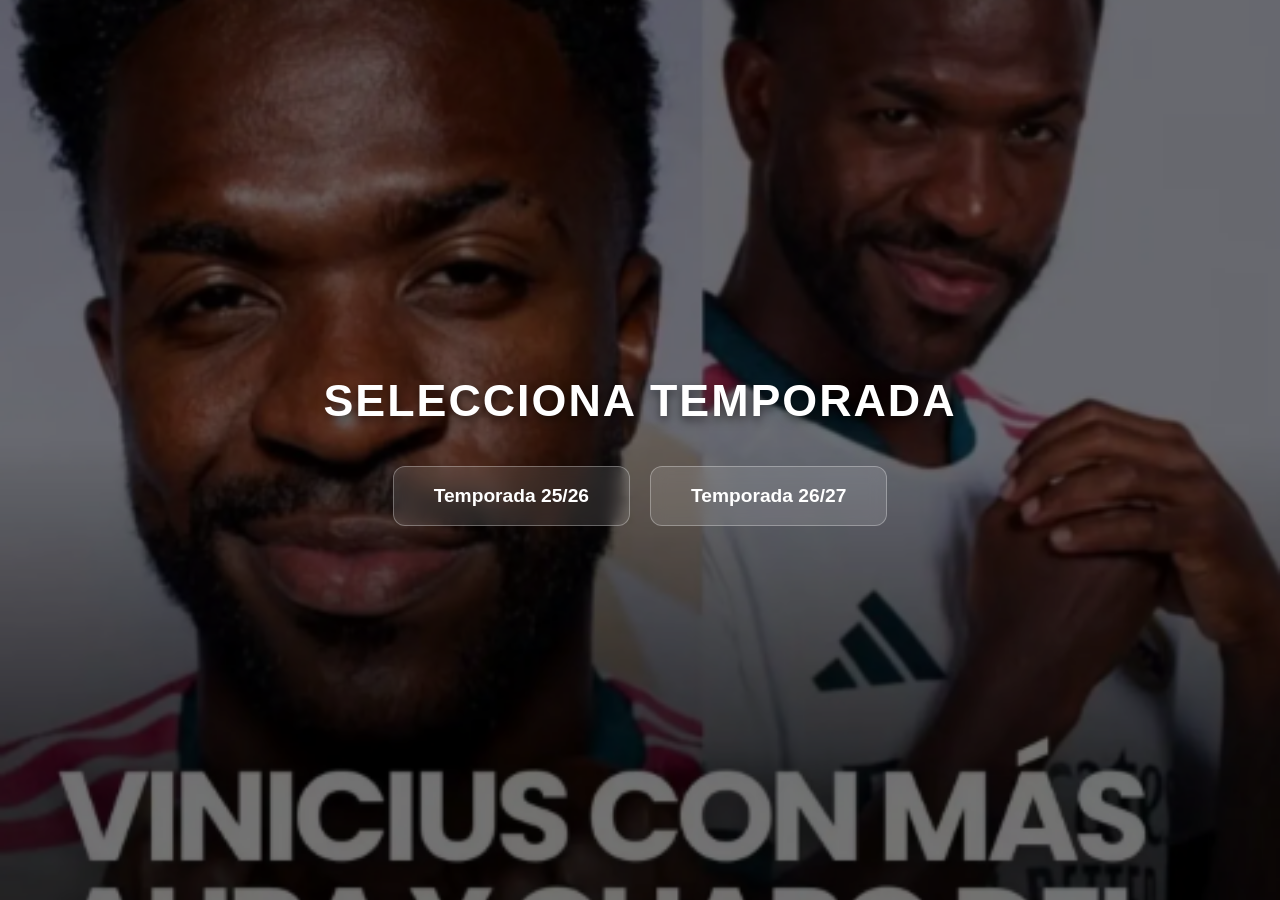
<file: index.html>
<!DOCTYPE html>
<html lang="es">
<head>
  <meta charset="UTF-8">
  <meta name="viewport" content="width=device-width, initial-scale=1.0">
  <link rel="icon" type="image/png" href="temporada26-27\escudos\kiki.avif">

  <title>Inicio - Selección de Temporada</title>
  <style>
    * {
      box-sizing: border-box;
      margin: 0;
      padding: 0;
    }

    body, html {
      height: 100%;
      font-family: 'Segoe UI', Tahoma, Geneva, Verdana, sans-serif;
      overflow: hidden;
      color: #ffffff;
    }

    /* Contenedor del Carrusel de Fondo */
    .carousel-container {
      position: fixed;
      top: 0;
      left: 0;
      width: 100%;
      height: 100%;
      z-index: -2;
    }

    .slide {
      position: absolute;
      top: 0;
      left: 0;
      width: 100%;
      height: 100%;
      background-size: cover;
      background-position: center;
      opacity: 0;
      transition: opacity 1.2s ease-in-out;
    }

    .slide.active {
      opacity: 1;
    }

    /* Capa oscura superpuesta para mejorar la legibilidad del texto */
    .overlay {
      position: fixed;
      top: 0;
      left: 0;
      width: 100%;
      height: 100%;
      background: rgba(0, 0, 0, 0.55);
      z-index: -1;
    }

    /* Capa de Contenido Principal */
    .main-content {
      display: flex;
      flex-direction: column;
      justify-content: center;
      align-items: center;
      height: 100vh;
      text-align: center;
      padding: 0 20px;
    }

    .title {
      font-size: 2.8rem;
      font-weight: 700;
      margin-bottom: 2.5rem;
      text-transform: uppercase;
      letter-spacing: 2px;
      text-shadow: 0 4px 10px rgba(0,0,0,0.5);
    }

    /* Menú de Selección de Temporada */
    .season-menu {
      display: flex;
      gap: 20px;
      flex-wrap: wrap;
      justify-content: center;
    }

    .season-card {
      display: inline-block;
      padding: 18px 40px;
      font-size: 1.2rem;
      font-weight: 600;
      color: #ffffff;
      text-decoration: none;
      background: rgba(255, 255, 255, 0.12);
      border: 1px solid rgba(255, 255, 255, 0.3);
      border-radius: 12px;
      backdrop-filter: blur(8px);
      -webkit-backdrop-filter: blur(8px);
      transition: all 0.3s ease;
      cursor: pointer;
    }

    .season-card:hover {
      background: rgba(255, 255, 255, 0.25);
      border-color: #ffffff;
      transform: translateY(-4px);
      box-shadow: 0 8px 25px rgba(0, 0, 0, 0.4);
    }
  </style>
</head>
<body>

  <div class="carousel-container">
    <div class="slide active" style="background-image: url('imagenes/vini.png');"></div>
    <div class="slide" style="background-image: url('https://picsum.photos/1920/1080?random=1');"></div>
    <div class="slide" style="background-image: url('https://picsum.photos/1920/1080?random=2');"></div>
    <div class="slide" style="background-image: url('https://picsum.photos/1920/1080?random=3');"></div>
  </div>

  <div class="overlay"></div>

  <main class="main-content">
    <h1 class="title">Selecciona Temporada</h1>
    
    <nav class="season-menu">
      <a href="temporadaFantasy25-26.html" class="season-card">Temporada 25/26</a>
      <a href="temporada26-27\temporadaFantasy26-27.html" class="season-card">Temporada 26/27</a>
    </nav>
  </main>

  <script>
    // Rotación automática del fondo cada 5 segundos
    const slides = document.querySelectorAll('.slide');
    let currentSlide = 0;

    function nextSlide() {
      slides[currentSlide].classList.remove('active');
      currentSlide = (currentSlide + 1) % slides.length;
      slides[currentSlide].classList.add('active');
    }

    setInterval(nextSlide, 5000);
  </script>

</body>
</html>
</file>
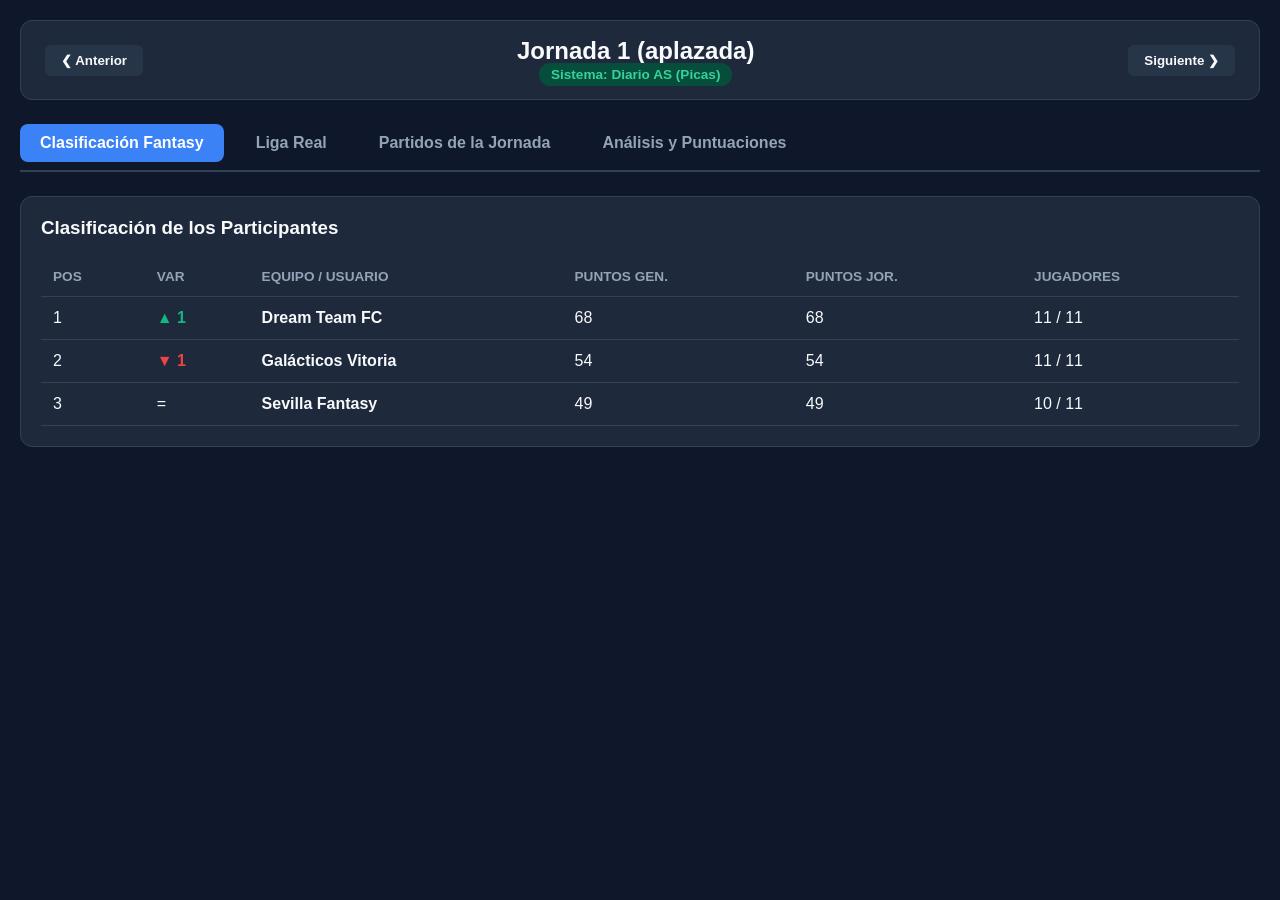
<file: prueba.html>
<!DOCTYPE html>
<html lang="es">
<head>
    <meta charset="UTF-8">
    <meta name="viewport" content="width=device-width, initial-scale=1.0">
    <title>Biwenger Fantasy Dashboard - Jornada 1</title>
    <style>
        :root {
            --bg-primary: #0f172a;
            --bg-card: #1e293b;
            --bg-hover: #334155;
            --accent-green: #10b981;
            --accent-red: #ef4444;
            --accent-blue: #3b82f6;
            --text-main: #f8fafc;
            --text-muted: #94a3b8;
            --border-color: #334155;
        }

        * { box-sizing: border-box; margin: 0; padding: 0; font-family: 'Segoe UI', Tahoma, Geneva, Verdana, sans-serif; }
        body { background-color: var(--bg-primary); color: var(--text-main); padding: 20px; }

        .dashboard-container { max-width: 1280px; margin: 0 auto; display: grid; grid-template-columns: 1fr; gap: 24px; }
        
        /* Header Navigation */
        .matchday-nav {
            display: flex;
            align-items: center;
            justify-content: space-between;
            background: var(--bg-card);
            padding: 16px 24px;
            border-radius: 12px;
            border: 1px solid var(--border-color);
        }
        .nav-btn {
            background: #273549;
            color: var(--text-main);
            border: none;
            padding: 8px 16px;
            border-radius: 6px;
            cursor: pointer;
            font-weight: 600;
            transition: 0.2s;
        }
        .nav-btn:hover { background: var(--accent-blue); }
        .scoring-system {
            background: #064e3b;
            color: #34d399;
            padding: 4px 12px;
            border-radius: 20px;
            font-size: 0.85rem;
            font-weight: 600;
        }

        /* Tabs */
        .tabs { display: flex; gap: 12px; border-bottom: 2px solid var(--border-color); padding-bottom: 8px; }
        .tab-btn {
            background: transparent;
            color: var(--text-muted);
            border: none;
            padding: 10px 20px;
            cursor: pointer;
            font-size: 1rem;
            font-weight: 600;
            border-radius: 8px;
        }
        .tab-btn.active { background: var(--accent-blue); color: #fff; }

        /* Tables & Panels */
        .panel { display: none; background: var(--bg-card); padding: 20px; border-radius: 12px; border: 1px solid var(--border-color); }
        .panel.active { display: block; }
        
        table { width: 100%; border-collapse: collapse; text-align: left; }
        th, td { padding: 12px; border-bottom: 1px solid var(--border-color); }
        th { color: var(--text-muted); font-size: 0.85rem; text-transform: uppercase; }
        tr:hover { background-color: var(--bg-hover); }

        /* Badges & Indicators */
        .pos-up { color: var(--accent-green); font-weight: bold; }
        .pos-down { color: var(--accent-red); font-weight: bold; }
        .pica-badge { background: #eab308; color: #000; padding: 2px 6px; border-radius: 4px; font-weight: bold; font-size: 0.8rem; }
        .status-badge { background: #15803d; color: #fff; padding: 2px 8px; border-radius: 4px; font-size: 0.75rem; text-transform: uppercase; }

        /* Fixtures Grid */
        .fixtures-grid { display: grid; grid-template-columns: repeat(auto-fit, minmax(280px, 1fr)); gap: 16px; }
        .fixture-card {
            background: #111827;
            border: 1px solid var(--border-color);
            border-radius: 10px;
            padding: 16px;
            display: flex;
            flex-direction: column;
            gap: 10px;
        }
        .fixture-header { display: flex; justify-content: space-between; align-items: center; color: var(--text-muted); font-size: 0.8rem; }
        .fixture-teams { display: flex; justify-content: space-between; align-items: center; font-size: 1.1rem; font-weight: bold; }
        
        /* Stats Breakdown */
        .stat-row { display: flex; justify-content: space-between; padding: 6px 0; border-bottom: 1px dashed var(--border-color); font-size: 0.9rem; }
    </style>
</head>
<body>

<div class="dashboard-container">
    <!-- Header Controls -->
    <div class="matchday-nav">
        <button class="nav-btn" onclick="changeRound(-1)">❮ Anterior</button>
        <div style="text-align: center;">
            <h2 id="round-title">Jornada 1 (aplazada)</h2>
            <span class="scoring-system">Sistema: Diario AS (Picas)</span>
        </div>
        <button class="nav-btn" onclick="changeRound(1)">Siguiente ❯</button>
    </div>

    <!-- Navigation Tabs -->
    <div class="tabs">
        <button class="tab-btn active" onclick="switchTab('fantasy')">Clasificación Fantasy</button>
        <button class="tab-btn" onclick="switchTab('laliga')">Liga Real</button>
        <button class="tab-btn" onclick="switchTab('matches')">Partidos de la Jornada</button>
        <button class="tab-btn" onclick="switchTab('analytics')">Análisis y Puntuaciones</button>
    </div>

    <!-- 1. Clasificación Fantasy -->
    <div id="tab-fantasy" class="panel active">
        <h3>Clasificación de los Participantes</h3>
        <br>
        <table>
            <thead>
                <tr>
                    <th>Pos</th>
                    <th>Var</th>
                    <th>Equipo / Usuario</th>
                    <th>Puntos Gen.</th>
                    <th>Puntos Jor.</th>
                    <th>Jugadores</th>
                </tr>
            </thead>
            <tbody id="fantasy-standings">
                <tr>
                    <td>1</td>
                    <td class="pos-up">▲ 1</td>
                    <td><strong>Dream Team FC</strong></td>
                    <td>68</td>
                    <td>68</td>
                    <td>11 / 11</td>
                </tr>
                <tr>
                    <td>2</td>
                    <td class="pos-down">▼ 1</td>
                    <td><strong>Galácticos Vitoria</strong></td>
                    <td>54</td>
                    <td>54</td>
                    <td>11 / 11</td>
                </tr>
                <tr>
                    <td>3</td>
                    <td>=</td>
                    <td><strong>Sevilla Fantasy</strong></td>
                    <td>49</td>
                    <td>49</td>
                    <td>10 / 11</td>
                </tr>
            </tbody>
        </table>
    </div>

    <!-- 2. Clasificación Real LaLiga -->
    <div id="tab-laliga" class="panel">
        <h3>Clasificación Oficial de LaLiga</h3>
        <br>
        <table>
            <thead>
                <tr>
                    <th>Pos</th>
                    <th>Equipo</th>
                    <th>PTS</th>
                    <th>PJ</th>
                    <th>PG</th>
                    <th>PE</th>
                    <th>PP</th>
                    <th>GF</th>
                    <th>GC</th>
                    <th>DG</th>
                </tr>
            </thead>
            <tbody id="laliga-standings"></tbody>
        </table>
    </div>

    <!-- 3. Resultados de Partidos -->
    <div id="tab-matches" class="panel">
        <h3>Resultados de la Jornada</h3>
        <br>
        <div class="fixtures-grid" id="fixtures-container"></div>
    </div>

    <!-- 4. Estadísticas Avanzadas y Eventos -->
    <div id="tab-analytics" class="panel">
        <h3>Top Jugadores de la Jornada</h3>
        <br>
        <table>
            <thead>
                <tr>
                    <th>Jugador</th>
                    <th>Posición</th>
                    <th>Equipo</th>
                    <th>Picas</th>
                    <th>Eventos</th>
                    <th>Puntos Fantasy</th>
                </tr>
            </thead>
            <tbody id="top-players"></tbody>
        </table>
    </div>
</div>

<script>
    // Datos parseados desde el JSON recibido
    const rawData = {
        standings: [
            { pos: 1, name: "Barcelona", pts: 9, pj: 3, pg: 3, pe: 0, pp: 0, gf: 12, gc: 2 },
            { pos: 2, name: "Real Madrid", pts: 9, pj: 3, pg: 3, pe: 0, pp: 0, gf: 10, gc: 2 },
            { pos: 3, name: "Atlético", pts: 7, pj: 3, pg: 2, pe: 1, pp: 0, gf: 7, gc: 3 },
            { pos: 4, name: "Alavés", pts: 7, pj: 3, pg: 2, pe: 1, pp: 0, gf: 5, gc: 1 },
            { pos: 5, name: "Osasuna", pts: 7, pj: 3, pg: 2, pe: 1, pp: 0, gf: 3, gc: 1 },
            { pos: 6, name: "Sevilla", pts: 6, pj: 3, pg: 2, pe: 0, pp: 1, gf: 6, gc: 5 },
            { pos: 7, name: "Betis", pts: 6, pj: 3, pg: 2, pe: 0, pp: 1, gf: 4, gc: 5 },
            { pos: 8, name: "Deportivo", pts: 5, pj: 3, pg: 1, pe: 2, pp: 0, gf: 5, gc: 3 },
            { pos: 9, name: "Levante", pts: 4, pj: 3, pg: 1, pe: 1, pp: 1, gf: 5, gc: 5 },
            { pos: 10, name: "Racing", pts: 4, pj: 3, pg: 1, pe: 1, pp: 1, gf: 5, gc: 5 },
            { pos: 11, name: "Espanyol", pts: 3, pj: 3, pg: 1, pe: 0, pp: 2, gf: 5, gc: 4 },
            { pos: 12, name: "Athletic", pts: 3, pj: 3, pg: 1, pe: 0, pp: 2, gf: 3, gc: 5 },
            { pos: 13, name: "Real Sociedad", pts: 3, pj: 3, pg: 1, pe: 0, pp: 2, gf: 3, gc: 6 },
            { pos: 14, name: "Getafe", pts: 3, pj: 3, pg: 1, pe: 0, pp: 2, gf: 1, gc: 4 },
            { pos: 15, name: "Villarreal", pts: 2, pj: 3, pg: 0, pe: 2, pp: 1, gf: 4, gc: 5 },
            { pos: 16, name: "Celta", pts: 1, pj: 3, pg: 0, pe: 1, pp: 2, gf: 1, gc: 4 },
            { pos: 17, name: "Valencia", pts: 1, pj: 3, pg: 0, pe: 1, pp: 2, gf: 1, gc: 4 },
            { pos: 18, name: "Rayo Vallecano", pts: 1, pj: 3, pg: 0, pe: 1, pp: 2, gf: 4, gc: 8 },
            { pos: 19, name: "Elche", pts: 1, pj: 3, pg: 0, pe: 1, pp: 2, gf: 3, gc: 9 },
            { pos: 20, name: "Málaga", pts: 1, pj: 3, pg: 0, pe: 1, pp: 2, gf: 1, gc: 7 }
        ],
        games: [
            { home: "Alavés", homeScore: 3, away: "Getafe", awayScore: 0, status: "Finalizado", location: "Mendizorroza" },
            { home: "Sevilla", homeScore: 2, away: "Rayo Vallecano", awayScore: 1, status: "Finalizado", location: "Ramón Sánchez Pizjuán" },
            { home: "Racing", homeScore: 2, away: "Villarreal", awayScore: 2, status: "Finalizado", location: "Campos de Sport de El Sardinero" },
            { home: "Espanyol", homeScore: 3, away: "Levante", awayScore: 0, status: "Finalizado", location: "RCDE Stadium" }
        ],
        topPlayers: [
            { name: "Roberto Fernández", pos: "Delantero", team: "Espanyol", picas: "3 ♠", events: "2 Goles, MVP", pts: 16 },
            { name: "Tenaglia", pos: "Defensa", team: "Alavés", picas: "3 ♠", events: "1 Gol, MVP", pts: 15 },
            { name: "Sergio Martínez", pos: "Centrocampista", team: "Racing", picas: "3 ♠", events: "1 Gol", pts: 14 },
            { name: "Mariano", pos: "Delantero", team: "Alavés", picas: "3 ♠", events: "1 Gol", pts: 13 },
            { name: "Peque", pos: "Delantero", team: "Sevilla", picas: "3 ♠", events: "1 Gol (P), MVP", pts: 13 },
            { name: "Pape Gueye", pos: "Centrocampista", team: "Villarreal", picas: "2 ♠", events: "1 Gol, MVP", pts: 10 }
        ]
    };

    function switchTab(tabId) {
        document.querySelectorAll('.tab-btn').forEach(btn => btn.classList.remove('active'));
        document.querySelectorAll('.panel').forEach(panel => panel.classList.remove('active'));
        
        event.target.classList.add('active');
        document.getElementById(`tab-${tabId}`).classList.add('active');
    }

    function renderLaLiga() {
        const tbody = document.getElementById('laliga-standings');
        tbody.innerHTML = rawData.standings.map(t => `
            <tr>
                <td>${t.pos}</td>
                <td><strong>${t.name}</strong></td>
                <td><strong>${t.pts}</strong></td>
                <td>${t.pj}</td>
                <td>${t.pg}</td>
                <td>${t.pe}</td>
                <td>${t.pp}</td>
                <td>${t.gf}</td>
                <td>${t.gc}</td>
                <td>${t.gf - t.gc}</td>
            </tr>
        `).join('');
    }

    function renderFixtures() {
        const container = document.getElementById('fixtures-container');
        container.innerHTML = rawData.games.map(g => `
            <div class="fixture-card">
                <div class="fixture-header">
                    <span>${g.location}</span>
                    <span class="status-badge">${g.status}</span>
                </div>
                <div class="fixture-teams">
                    <span>${g.home}</span>
                    <span>${g.homeScore} - ${g.awayScore}</span>
                    <span>${g.away}</span>
                </div>
            </div>
        `).join('');
    }

    function renderTopPlayers() {
        const tbody = document.getElementById('top-players');
        tbody.innerHTML = rawData.topPlayers.map(p => `
            <tr>
                <td><strong>${p.name}</strong></td>
                <td>${p.pos}</td>
                <td>${p.team}</td>
                <td><span class="pica-badge">${p.picas}</span></td>
                <td>${p.events}</td>
                <td><strong style="color: var(--accent-green);">${p.pts} pts</strong></td>
            </tr>
        `).join('');
    }

    // Initialize
    renderLaLiga();
    renderFixtures();
    renderTopPlayers();
</script>
</body>
</html>
</file>
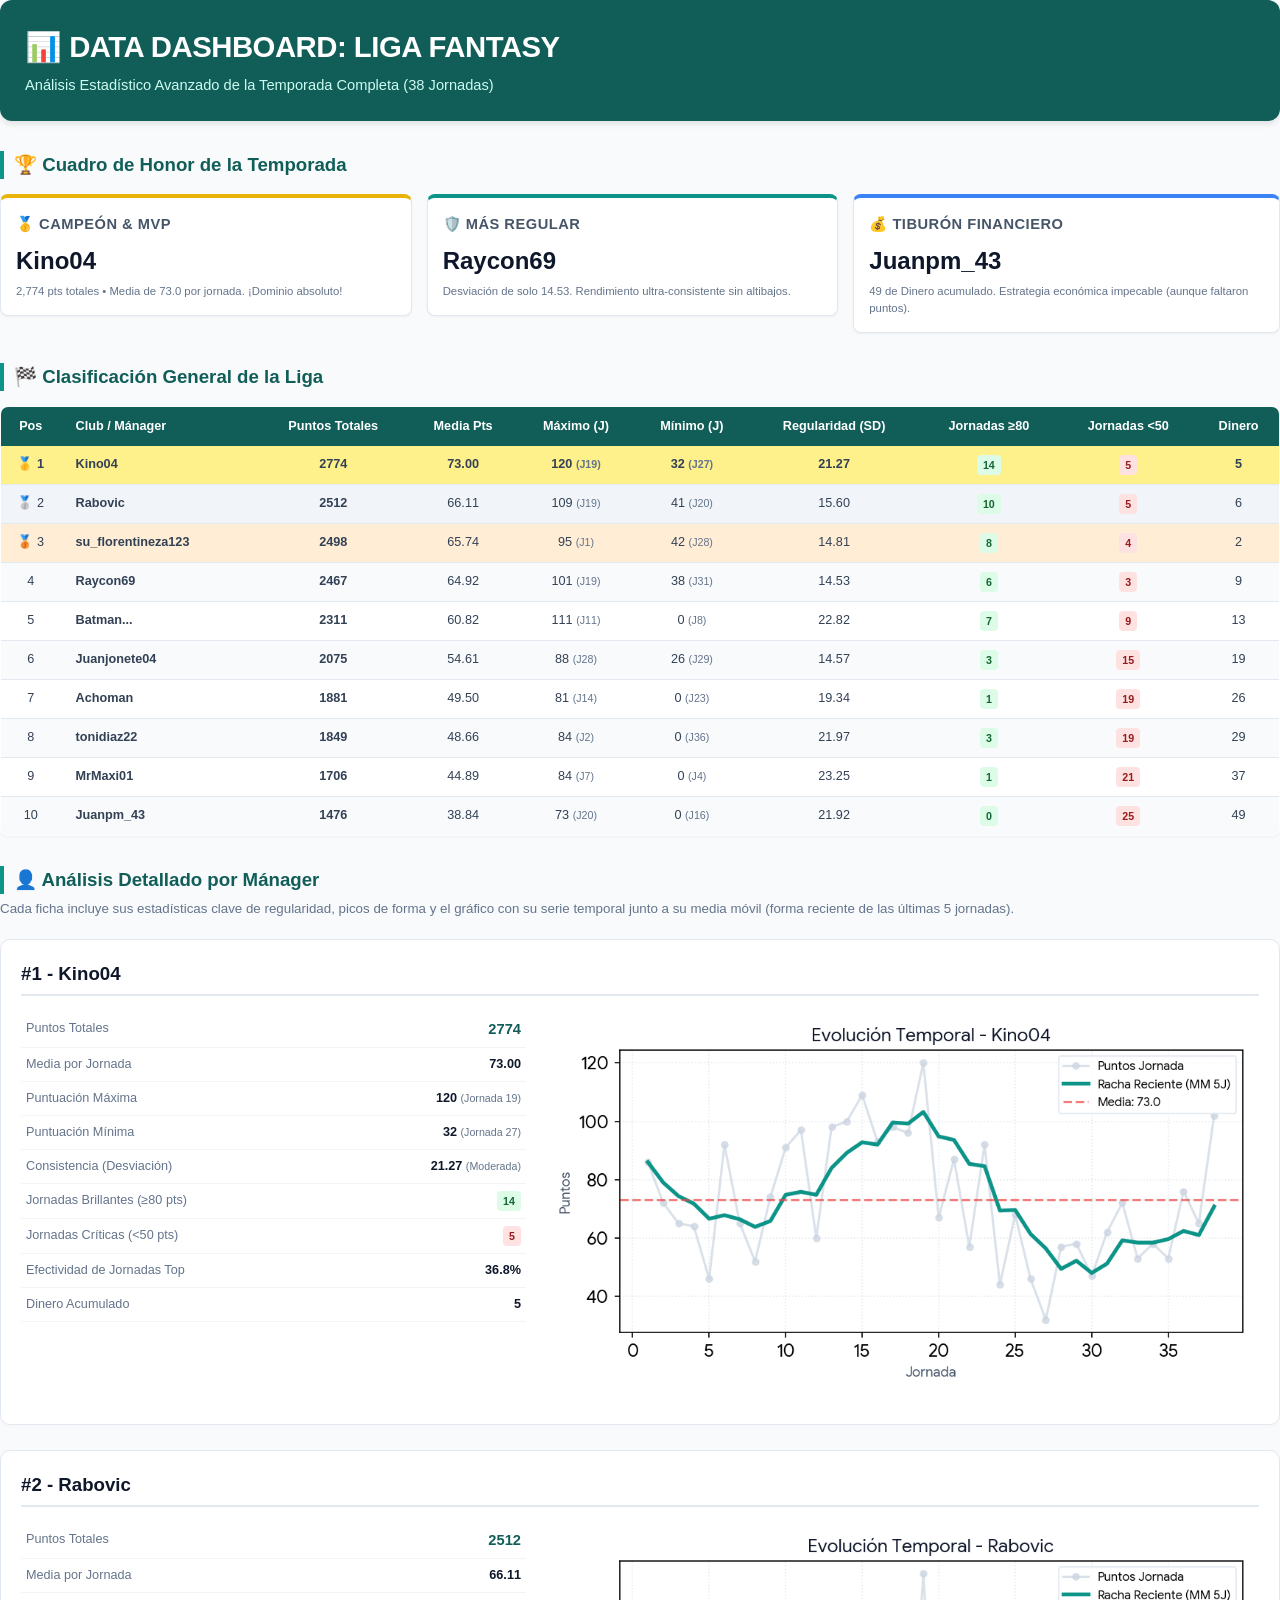
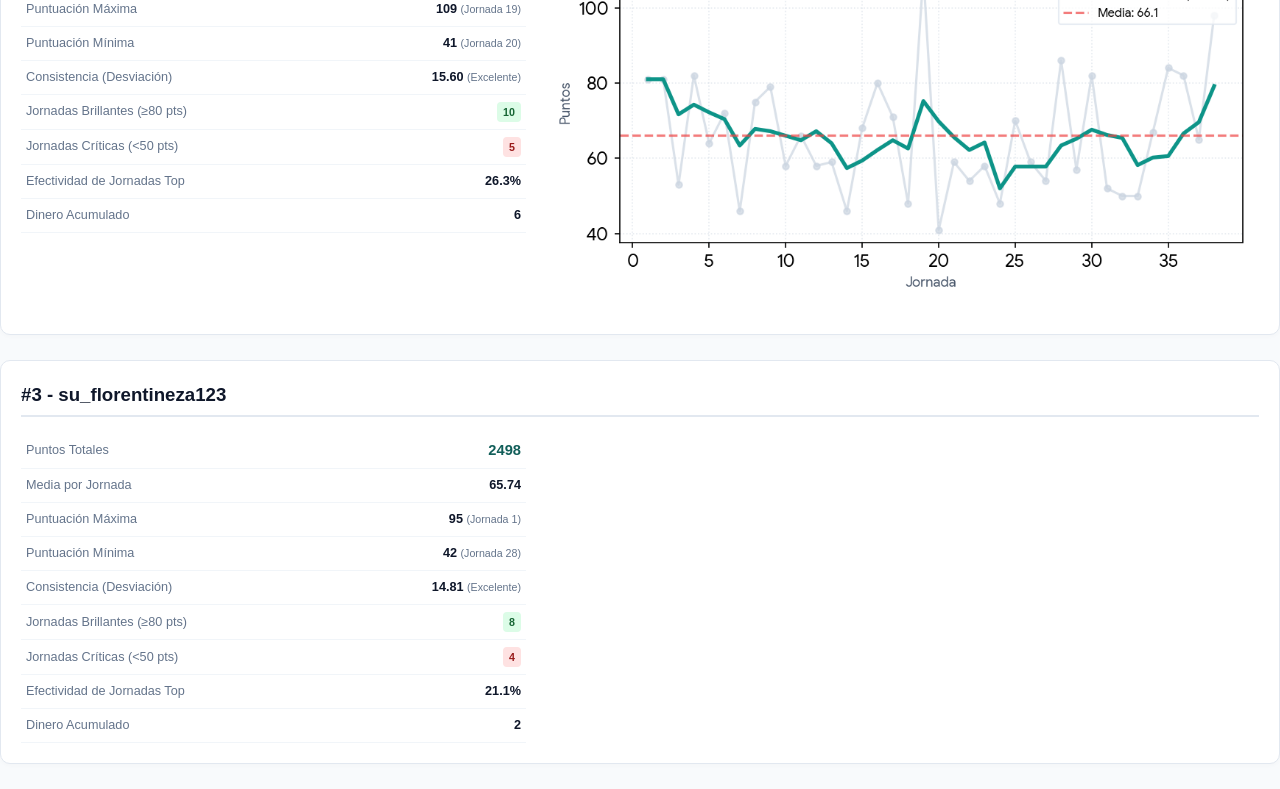
<file: html/reporteMALO.html>
<!DOCTYPE html>
<html lang="es">
<head>
    <meta charset="UTF-8">
    <title>Reporte de la Liga Fantasy - Temporada Completa</title>
    <style>
        /* CSS Paged Media for WeasyPrint */
        @page {
            size: A4;
            margin: 20mm 15mm;
            background-color: #f8fafc;
            @bottom-right {
                content: "Pág. " counter(page);
                font-family: 'Helvetica Neue', Arial, sans-serif;
                font-size: 8pt;
                color: #64748b;
            }
            @bottom-left {
                content: "Informe Oficial de la Liga Serious Fantasy";
                font-family: 'Helvetica Neue', Arial, sans-serif;
                font-size: 8pt;
                color: #64748b;
            }
        }

        *, *::before, *::after {
            box-sizing: border-box;
        }

        body {
            font-family: 'Helvetica Neue', Arial, sans-serif;
            color: #0f172a;
            background-color: #f8fafc;
            margin: 0;
            padding: 0;
            line-height: 1.5;
            font-size: 10pt;
        }

        /* Full bleed header simulated inside normal margins with a gorgeous banner card */
        .header-banner {
            background-color: #115e59;
            color: #ffffff;
            padding: 25px;
            border-radius: 12px;
            margin-bottom: 25px;
            box-shadow: 0 4px 6px -1px rgba(0, 0, 0, 0.1);
        }

        .header-banner h1 {
            margin: 0;
            font-size: 22pt;
            font-weight: 800;
            letter-spacing: -0.5px;
        }

        .header-banner p {
            margin: 5px 0 0 0;
            font-size: 11pt;
            color: #ccfbf1;
            font-weight: 300;
        }

        h2 {
            font-size: 14pt;
            font-weight: 700;
            color: #115e59;
            border-left: 4px solid #0d9488;
            padding-left: 10px;
            margin-top: 30px;
            margin-bottom: 15px;
            page-break-after: avoid;
        }

        /* Layout via CSS tables (Banned flex/grid) */
        .row-table {
            display: table;
            width: 100%;
            table-layout: fixed;
            margin-bottom: 20px;
        }

        .col-cell {
            display: table-cell;
            vertical-align: top;
        }

        .col-3 {
            width: 33.333%;
            padding-right: 15px;
        }
        .col-3:last-child {
            padding-right: 0;
        }

        /* Cards style */
        .card-stat {
            background: #ffffff;
            border: 1px solid #e2e8f0;
            border-radius: 8px;
            padding: 15px;
            box-shadow: 0 1px 3px rgba(0,0,0,0.05);
            page-break-inside: avoid;
        }

        .card-stat h3 {
            margin: 0 0 8px 0;
            font-size: 11pt;
            color: #475569;
            font-weight: 600;
            text-transform: uppercase;
            letter-spacing: 0.5px;
        }

        .card-stat .value {
            font-size: 18pt;
            font-weight: 700;
            color: #0f172a;
        }

        .card-stat .subtext {
            font-size: 8.5pt;
            color: #64748b;
            margin-top: 4px;
        }

        /* Tables styling */
        table.table-leaderboard {
            width: 100%;
            border-collapse: collapse;
            background: #ffffff;
            border: 1px solid #e2e8f0;
            border-radius: 8px;
            overflow: hidden;
            margin-bottom: 30px;
            box-shadow: 0 1px 3px rgba(0,0,0,0.05);
        }

        table.table-leaderboard th {
            background-color: #115e59;
            color: #ffffff;
            font-weight: 600;
            text-align: center;
            padding: 10px 8px;
            font-size: 9.5pt;
        }

        table.table-leaderboard th.text-left, table.table-leaderboard td.text-left {
            text-align: left;
            padding-left: 15px;
        }

        table.table-leaderboard td {
            padding: 9px 8px;
            border-bottom: 1px solid #e2e8f0;
            text-align: center;
            font-size: 9.5pt;
            color: #334155;
        }

        table.table-leaderboard tr:nth-child(even) {
            background-color: #f8fafc;
        }

        table.table-leaderboard tr.top-1 {
            background-color: #fef08a !important; /* Gold highlight */
            font-weight: bold;
        }
        table.table-leaderboard tr.top-2 {
            background-color: #f1f5f9 !important; /* Silver highlight */
        }
        table.table-leaderboard tr.top-3 {
            background-color: #ffedd5 !important; /* Bronze highlight */
        }

        .badge {
            display: inline-block;
            padding: 2px 6px;
            border-radius: 4px;
            font-size: 8pt;
            font-weight: bold;
        }
        .badge-good { background-color: #dcfce7; color: #166534; }
        .badge-bad { background-color: #fee2e2; color: #991b1b; }

        /* Player Profile section block */
        .player-section {
            background: #ffffff;
            border: 1px solid #e2e8f0;
            border-radius: 10px;
            padding: 20px;
            margin-bottom: 25px;
            page-break-inside: avoid;
            box-shadow: 0 2px 4px rgba(0,0,0,0.02);
        }

        .player-section h3 {
            margin: 0 0 15px 0;
            font-size: 14pt;
            color: #0f172a;
            border-bottom: 2px solid #e2e8f0;
            padding-bottom: 6px;
        }

        .player-layout {
            display: table;
            width: 100%;
            table-layout: fixed;
        }

        .player-stats-col {
            display: table-cell;
            width: 42%;
            vertical-align: top;
            padding-right: 15px;
        }

        .player-chart-col {
            display: table-cell;
            width: 58%;
            vertical-align: middle;
            text-align: center;
        }

        .player-chart-col img {
            max-width: 100%;
            height: auto;
            border-radius: 6px;
        }

        table.table-mini-stats {
            width: 100%;
            border-collapse: collapse;
        }

        table.table-mini-stats td {
            padding: 7px 5px;
            border-bottom: 1px solid #f1f5f9;
            font-size: 9.5pt;
        }

        table.table-mini-stats td.label {
            color: #64748b;
            font-weight: 500;
        }

        table.table-mini-stats td.val {
            text-align: right;
            font-weight: 700;
            color: #0f172a;
        }

    </style>
</head>
<body>

    <!-- PORTADA / BANNER PRINCIPAL -->
    <div class="header-banner">
        <h1>📊 DATA DASHBOARD: LIGA FANTASY</h1>
        <p>Análisis Estadístico Avanzado de la Temporada Completa (38 Jornadas)</p>
    </div>

    <!-- CUADRO DE HONOR -->
    <h2>🏆 Cuadro de Honor de la Temporada</h2>
    <div class="row-table">
        <div class="col-cell col-3">
            <div class="card-stat" style="border-top: 4px solid #eab308;">
                <h3>🥇 Campeón & MVP</h3>
                <div class="value">Kino04</div>
                <div class="subtext">2,774 pts totales • Media de 73.0 por jornada. ¡Dominio absoluto!</div>
            </div>
        </div>
        <div class="col-cell col-3">
            <div class="card-stat" style="border-top: 4px solid #0d9488;">
                <h3>🛡️ Más Regular</h3>
                <div class="value">Raycon69</div>
                <div class="subtext">Desviación de solo 14.53. Rendimiento ultra-consistente sin altibajos.</div>
            </div>
        </div>
        <div class="col-cell col-3">
            <div class="card-stat" style="border-top: 4px solid #3b82f6;">
                <h3>💰 Tiburón Financiero</h3>
                <div class="value">Juanpm_43</div>
                <div class="subtext">49 de Dinero acumulado. Estrategia económica impecable (aunque faltaron puntos).</div>
            </div>
        </div>
    </div>

    <!-- CLASIFICACIÓN GENERAL -->
    <h2>🏁 Clasificación General de la Liga</h2>
    <table class="table-leaderboard">
        <thead>
            <tr>
                <th style="width: 60px;">Pos</th>
                <th class="text-left">Club / Mánager</th>
                <th>Puntos Totales</th>
                <th>Media Pts</th>
                <th>Máximo (J)</th>
                <th>Mínimo (J)</th>
                <th>Regularidad (SD)</th>
                <th>Jornadas ≥80</th>
                <th>Jornadas &lt;50</th>
                <th>Dinero</th>
            </tr>
        </thead>
        <tbody>

            <tr class="top-1">
                <td>🥇 1</td>
                <td class="text-left"><strong>Kino04</strong></td>
                <td><strong>2774</strong></td>
                <td>73.00</td>
                <td>120 <span style="font-size:8pt; color:#64748b;">(J19)</span></td>
                <td>32 <span style="font-size:8pt; color:#64748b;">(J27)</span></td>
                <td>21.27</td>
                <td><span class="badge badge-good">14</span></td>
                <td><span class="badge badge-bad">5</span></td>
                <td>5</td>
            </tr>
    
            <tr class="top-2">
                <td>🥈 2</td>
                <td class="text-left"><strong>Rabovic</strong></td>
                <td><strong>2512</strong></td>
                <td>66.11</td>
                <td>109 <span style="font-size:8pt; color:#64748b;">(J19)</span></td>
                <td>41 <span style="font-size:8pt; color:#64748b;">(J20)</span></td>
                <td>15.60</td>
                <td><span class="badge badge-good">10</span></td>
                <td><span class="badge badge-bad">5</span></td>
                <td>6</td>
            </tr>
    
            <tr class="top-3">
                <td>🥉 3</td>
                <td class="text-left"><strong>su_florentineza123</strong></td>
                <td><strong>2498</strong></td>
                <td>65.74</td>
                <td>95 <span style="font-size:8pt; color:#64748b;">(J1)</span></td>
                <td>42 <span style="font-size:8pt; color:#64748b;">(J28)</span></td>
                <td>14.81</td>
                <td><span class="badge badge-good">8</span></td>
                <td><span class="badge badge-bad">4</span></td>
                <td>2</td>
            </tr>
    
            <tr >
                <td>4</td>
                <td class="text-left"><strong>Raycon69</strong></td>
                <td><strong>2467</strong></td>
                <td>64.92</td>
                <td>101 <span style="font-size:8pt; color:#64748b;">(J19)</span></td>
                <td>38 <span style="font-size:8pt; color:#64748b;">(J31)</span></td>
                <td>14.53</td>
                <td><span class="badge badge-good">6</span></td>
                <td><span class="badge badge-bad">3</span></td>
                <td>9</td>
            </tr>
    
            <tr >
                <td>5</td>
                <td class="text-left"><strong>Batman...</strong></td>
                <td><strong>2311</strong></td>
                <td>60.82</td>
                <td>111 <span style="font-size:8pt; color:#64748b;">(J11)</span></td>
                <td>0 <span style="font-size:8pt; color:#64748b;">(J8)</span></td>
                <td>22.82</td>
                <td><span class="badge badge-good">7</span></td>
                <td><span class="badge badge-bad">9</span></td>
                <td>13</td>
            </tr>
    
            <tr >
                <td>6</td>
                <td class="text-left"><strong>Juanjonete04</strong></td>
                <td><strong>2075</strong></td>
                <td>54.61</td>
                <td>88 <span style="font-size:8pt; color:#64748b;">(J28)</span></td>
                <td>26 <span style="font-size:8pt; color:#64748b;">(J29)</span></td>
                <td>14.57</td>
                <td><span class="badge badge-good">3</span></td>
                <td><span class="badge badge-bad">15</span></td>
                <td>19</td>
            </tr>
    
            <tr >
                <td>7</td>
                <td class="text-left"><strong>Achoman</strong></td>
                <td><strong>1881</strong></td>
                <td>49.50</td>
                <td>81 <span style="font-size:8pt; color:#64748b;">(J14)</span></td>
                <td>0 <span style="font-size:8pt; color:#64748b;">(J23)</span></td>
                <td>19.34</td>
                <td><span class="badge badge-good">1</span></td>
                <td><span class="badge badge-bad">19</span></td>
                <td>26</td>
            </tr>
    
            <tr >
                <td>8</td>
                <td class="text-left"><strong>tonidiaz22</strong></td>
                <td><strong>1849</strong></td>
                <td>48.66</td>
                <td>84 <span style="font-size:8pt; color:#64748b;">(J2)</span></td>
                <td>0 <span style="font-size:8pt; color:#64748b;">(J36)</span></td>
                <td>21.97</td>
                <td><span class="badge badge-good">3</span></td>
                <td><span class="badge badge-bad">19</span></td>
                <td>29</td>
            </tr>
    
            <tr >
                <td>9</td>
                <td class="text-left"><strong>MrMaxi01</strong></td>
                <td><strong>1706</strong></td>
                <td>44.89</td>
                <td>84 <span style="font-size:8pt; color:#64748b;">(J7)</span></td>
                <td>0 <span style="font-size:8pt; color:#64748b;">(J4)</span></td>
                <td>23.25</td>
                <td><span class="badge badge-good">1</span></td>
                <td><span class="badge badge-bad">21</span></td>
                <td>37</td>
            </tr>
    
            <tr >
                <td>10</td>
                <td class="text-left"><strong>Juanpm_43</strong></td>
                <td><strong>1476</strong></td>
                <td>38.84</td>
                <td>73 <span style="font-size:8pt; color:#64748b;">(J20)</span></td>
                <td>0 <span style="font-size:8pt; color:#64748b;">(J16)</span></td>
                <td>21.92</td>
                <td><span class="badge badge-good">0</span></td>
                <td><span class="badge badge-bad">25</span></td>
                <td>49</td>
            </tr>
    
        </tbody>
    </table>

    <div style="page-break-after: always;"></div>

    <!-- SECCIÓN ANÁLISIS INDIVIDUAL POR JUGADOR -->
    <h2>👤 Análisis Detallado por Mánager</h2>
    <p style="color: #64748b; margin-top: -10px; margin-bottom: 20px;">Cada ficha incluye sus estadísticas clave de regularidad, picos de forma y el gráfico con su serie temporal junto a su media móvil (forma reciente de las últimas 5 jornadas).</p>

    <div class="player-section">
        <h3>#1 - Kino04</h3>
        <div class="player-layout">
            <div class="player-stats-col">
                <table class="table-mini-stats">
                    <tr>
                        <td class="label">Puntos Totales</td>
                        <td class="val" style="color: #115e59; font-size: 11pt;">2774</td>
                    </tr>
                    <tr>
                        <td class="label">Media por Jornada</td>
                        <td class="val">73.00</td>
                    </tr>
                    <tr>
                        <td class="label">Puntuación Máxima</td>
                        <td class="val">120 <span style="font-size: 8pt; font-weight: normal; color: #64748b;">(Jornada 19)</span></td>
                    </tr>
                    <tr>
                        <td class="label">Puntuación Mínima</td>
                        <td class="val">32 <span style="font-size: 8pt; font-weight: normal; color: #64748b;">(Jornada 27)</span></td>
                    </tr>
                    <tr>
                        <td class="label">Consistencia (Desviación)</td>
                        <td class="val">21.27 <span style="font-size: 8pt; font-weight: normal; color: #64748b;">(Moderada)</span></td>
                    </tr>
                    <tr>
                        <td class="label">Jornadas Brillantes (≥80 pts)</td>
                        <td class="val"><span class="badge badge-good">14</span></td>
                    </tr>
                    <tr>
                        <td class="label">Jornadas Críticas (&lt;50 pts)</td>
                        <td class="val"><span class="badge badge-bad">5</span></td>
                    </tr>
                    <tr>
                        <td class="label">Efectividad de Jornadas Top</td>
                        <td class="val">36.8%</td>
                    </tr>
                    <tr>
                        <td class="label">Dinero Acumulado</td>
                        <td class="val">5</td>
                    </tr>
                </table>
            </div>
            <div class="player-chart-col">
                <img src="[data-uri]" alt="Gráfico de evolución de Kino04">
            </div>
        </div>
    </div>
    
    <div class="player-section">
        <h3>#2 - Rabovic</h3>
        <div class="player-layout">
            <div class="player-stats-col">
                <table class="table-mini-stats">
                    <tr>
                        <td class="label">Puntos Totales</td>
                        <td class="val" style="color: #115e59; font-size: 11pt;">2512</td>
                    </tr>
                    <tr>
                        <td class="label">Media por Jornada</td>
                        <td class="val">66.11</td>
                    </tr>
                    <tr>
                        <td class="label">Puntuación Máxima</td>
                        <td class="val">109 <span style="font-size: 8pt; font-weight: normal; color: #64748b;">(Jornada 19)</span></td>
                    </tr>
                    <tr>
                        <td class="label">Puntuación Mínima</td>
                        <td class="val">41 <span style="font-size: 8pt; font-weight: normal; color: #64748b;">(Jornada 20)</span></td>
                    </tr>
                    <tr>
                        <td class="label">Consistencia (Desviación)</td>
                        <td class="val">15.60 <span style="font-size: 8pt; font-weight: normal; color: #64748b;">(Excelente)</span></td>
                    </tr>
                    <tr>
                        <td class="label">Jornadas Brillantes (≥80 pts)</td>
                        <td class="val"><span class="badge badge-good">10</span></td>
                    </tr>
                    <tr>
                        <td class="label">Jornadas Críticas (&lt;50 pts)</td>
                        <td class="val"><span class="badge badge-bad">5</span></td>
                    </tr>
                    <tr>
                        <td class="label">Efectividad de Jornadas Top</td>
                        <td class="val">26.3%</td>
                    </tr>
                    <tr>
                        <td class="label">Dinero Acumulado</td>
                        <td class="val">6</td>
                    </tr>
                </table>
            </div>
            <div class="player-chart-col">
                <img src="[data-uri]" alt="Gráfico de evolución de Rabovic">
            </div>
        </div>
    </div>
    
    <div class="player-section">
        <h3>#3 - su_florentineza123</h3>
        <div class="player-layout">
            <div class="player-stats-col">
                <table class="table-mini-stats">
                    <tr>
                        <td class="label">Puntos Totales</td>
                        <td class="val" style="color: #115e59; font-size: 11pt;">2498</td>
                    </tr>
                    <tr>
                        <td class="label">Media por Jornada</td>
                        <td class="val">65.74</td>
                    </tr>
                    <tr>
                        <td class="label">Puntuación Máxima</td>
                        <td class="val">95 <span style="font-size: 8pt; font-weight: normal; color: #64748b;">(Jornada 1)</span></td>
                    </tr>
                    <tr>
                        <td class="label">Puntuación Mínima</td>
                        <td class="val">42 <span style="font-size: 8pt; font-weight: normal; color: #64748b;">(Jornada 28)</span></td>
                    </tr>
                    <tr>
                        <td class="label">Consistencia (Desviación)</td>
                        <td class="val">14.81 <span style="font-size: 8pt; font-weight: normal; color: #64748b;">(Excelente)</span></td>
                    </tr>
                    <tr>
                        <td class="label">Jornadas Brillantes (≥80 pts)</td>
                        <td class="val"><span class="badge badge-good">8</span></td>
                    </tr>
                    <tr>
                        <td class="label">Jornadas Críticas (&lt;50 pts)</td>
                        <td class="val"><span class="badge badge-bad">4</span></td>
                    </tr>
                    <tr>
                        <td class="label">Efectividad de Jornadas Top</td>
                        <td class="val">21.1%</td>
                    </tr>
                    <tr>
                        <td class="label">Dinero Acumulado</td>
                        <td class="val">2</td>
                    </tr>
                </table>
            </div>
            <div class="player-chart-col">
                <img src="[data-uri]
</file>
